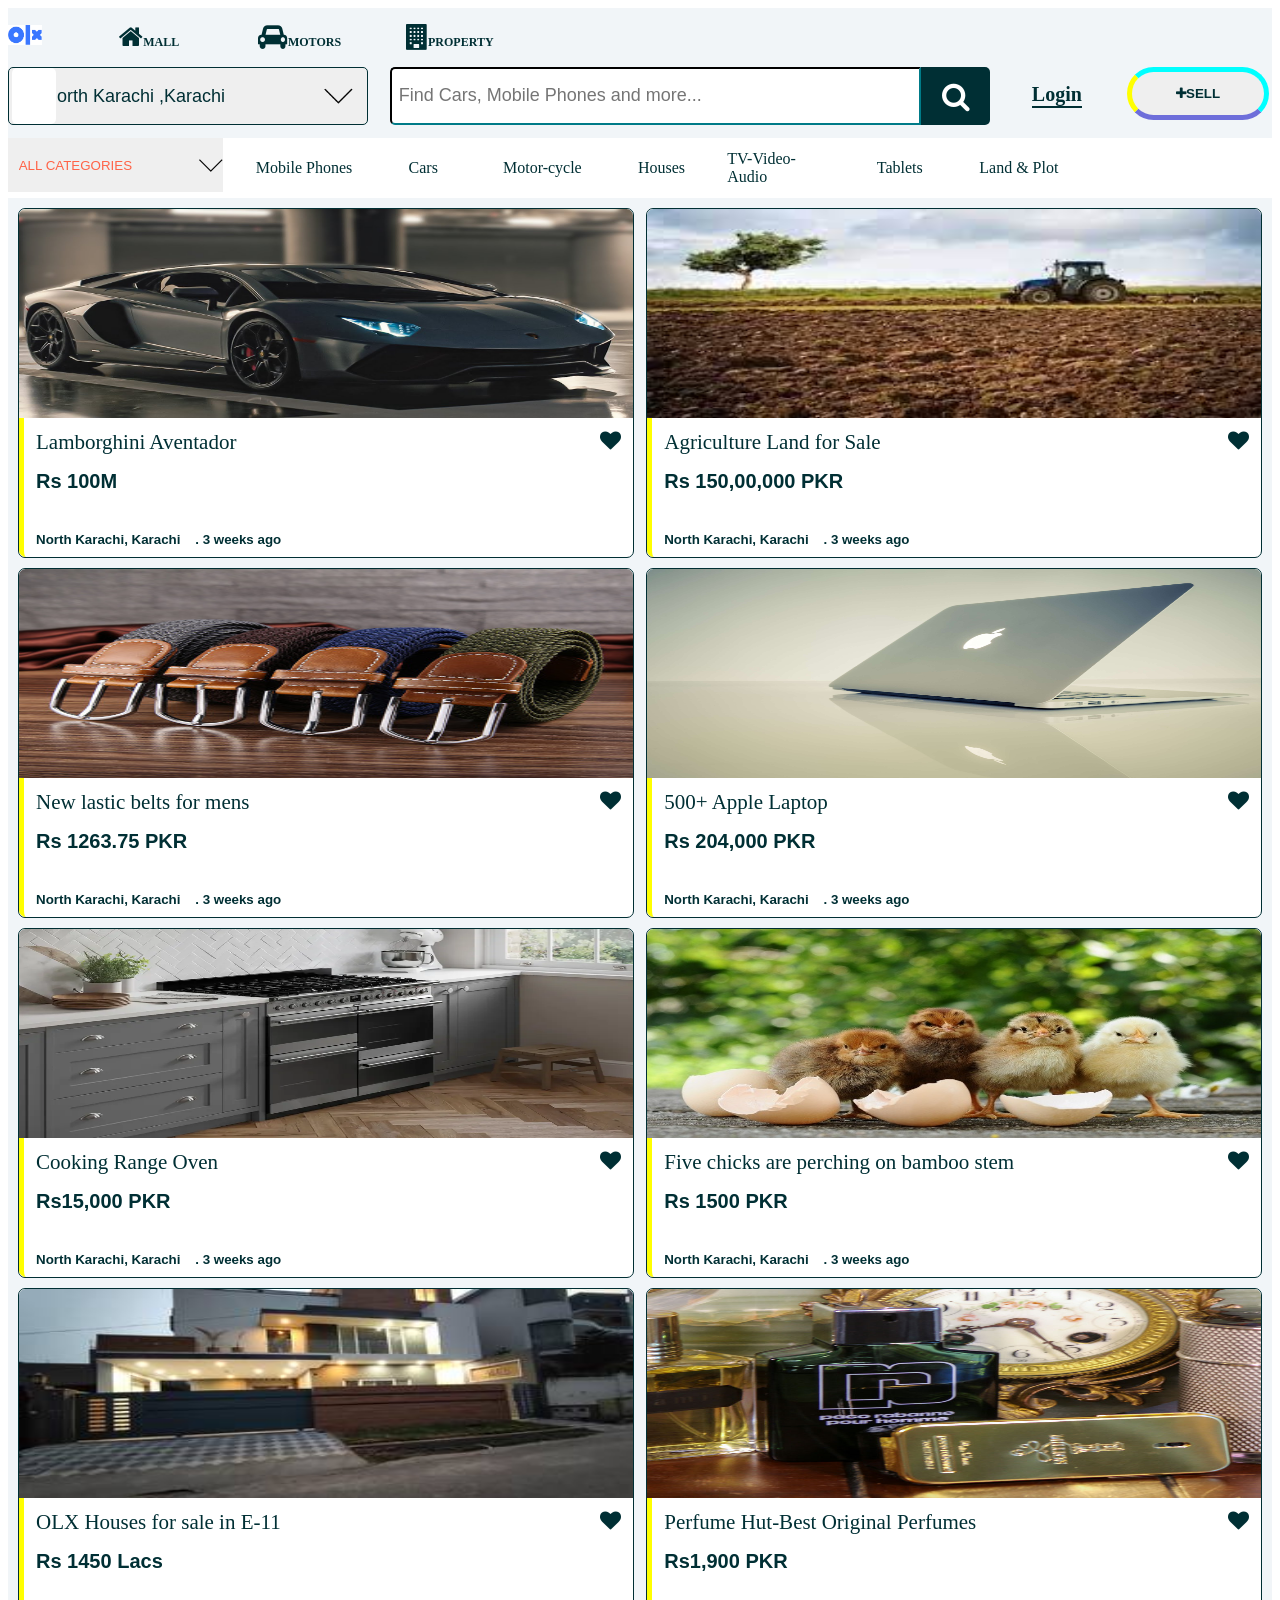
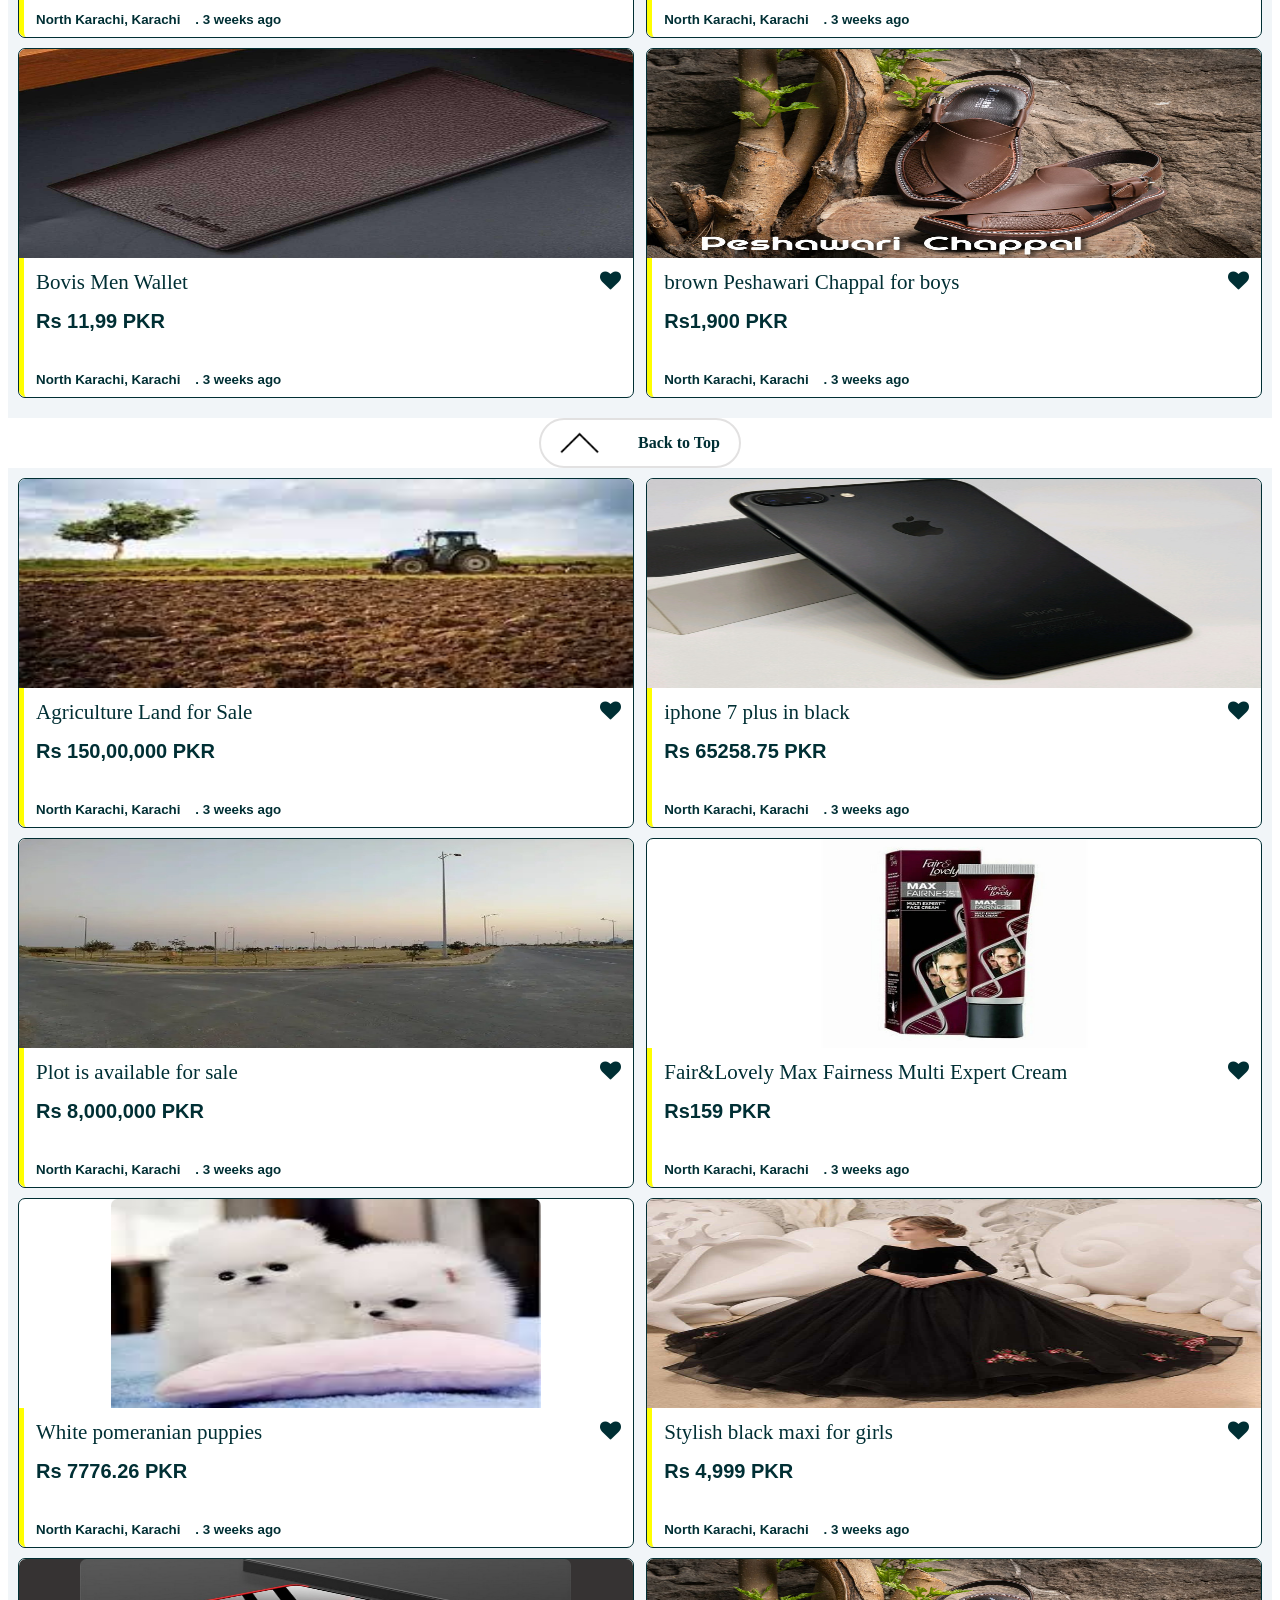
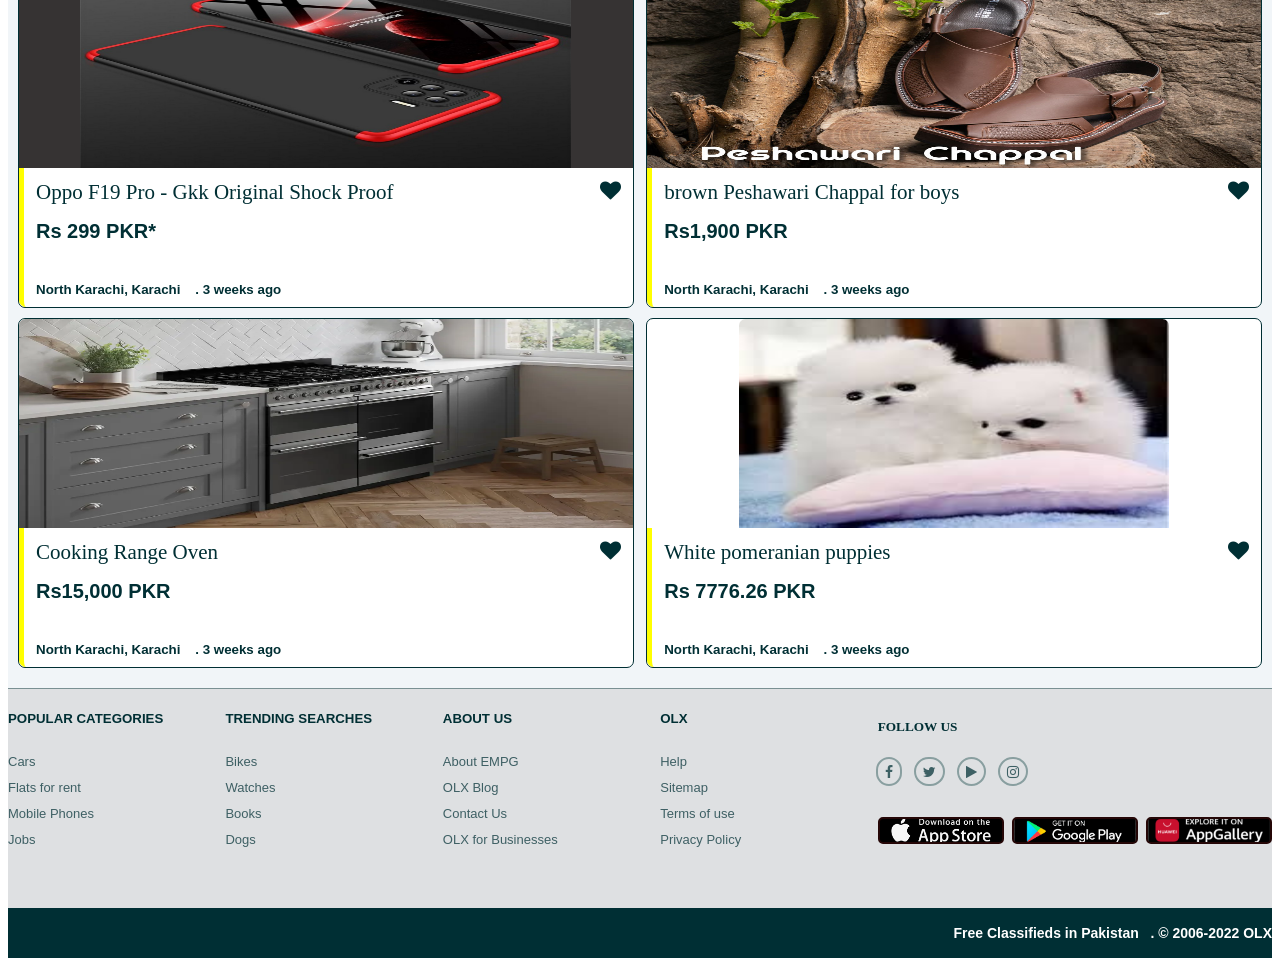
<file: index.html>
<!DOCTYPE html>
<html lang="en">

<head>
    <meta charset="UTF-8">
    <meta http-equiv="X-UA-Compatible" content="IE=edge">
    <meta name="viewport" content="width=device-width, initial-scale=1.0">
    <title>Ruhama</title>
    <link rel="stylesheet" href="style.css">
    <link href="https://fonts.googleapis.com/icon?family=Material+Icons" rel="stylesheet">
    <link rel="stylesheet" href="https://cdnjs.cloudflare.com/ajax/libs/font-awesome/4.7.0/css/font-awesome.min.css">



<body>
    <div class="main-div">
        <!-- header-nav-bar -->
        <div class="header-parent-div">
            <!-- header-first-row--------olx-logo and 3 icons -->

            <div class="header-child1">
                <div class="olx-logo"><a href="#"><img src="assets/images/OLX-3.png" alt="olx-logo" style="width: 34px;"></a></div>
                <div class="icon-1"><a href="#"><i class="fa fa-home" id="i"></i>MALL</a></div>
                <div class="icon-2"><a href="#"><i class="fa fa-car" id="i2"></i>MOTORS</a></div>
                <div class="icon-3"><a href="#"><i class="fa fa-building" id="i3"></i>PROPERTY</a></div>
            </div>


            <!-- header-second-row--------searchLocationField, searchCategoryField, login and sell buttons -->


            <div class="header-child-2">
                <div class="search-location-main-div">
                    <div class="search-location-back-icon"></div>
                    <select class="selectt" name="_location">
                        <option value="North Karachi ,Karachi"> North Karachi ,Karachi </option>
                        <option value="New Karachi,Karachi">New Karachi,Karachi</option>
                        <option value="Azad Kashmir ,Pakistan">Azad Kashmir ,Pakistan</option>
                        <option value="Balochistan , Karachi">Balochistan , Karachi</option>
                        <option value="Khyber pakhtunkha , Pakistan">Khyber pakhtunkha , Pakistan</option>
                        <option value="Punjab Pakistan">Punjab Pakistan</option>
                    </select>
                </div>
                <div class="search-category-div">
                    <div class="search-category-input"> <input id="category-input" type="search"
                            placeholder="Find Cars, Mobile Phones and more... ">
                    </div>
                    <div class="search-icon-1"> <i class="fa fa-search"></i></div>
                </div>
                <div class="login"><a href="#">Login</a></div>
                <div class="sell-btn"> <button class="sellbutton"><i class="fa fa-plus" aria-hidden="true">
                        </i>SELL</button>
                </div>
            </div>
        </div>

        <!-- All Categories-section -->
        <div class="all-category-parent-div">
            <div class="all-category-drop-down">
                <select class="select-category" name="all-categories">
                    <option value="All Categouries"> ALL CATEGORIES </option>
                    <option value="Vihicles">Vihicles</option>
                    <option value="Mobile">Mobile</option>
                    <option value="Electronic & Home Appliance">Electronic & Home Appliance</option>
                    <option value="Bikes">Bikes</option>
                    <option value="Services">Services</option>
                    <option value="Furniture & Home Decor">Furniture & Home Decor</option>
                    <option value="Fashion & Beauty">Fashion & Beauty</option>
                    <option value="Jobs">Jobs</option>
                    <option value="Property for Rent">Property for Rent</option>
                    <option value="Business Industrial & Agriculture">Business Industrial & Agriculture</option>

                </select>
            </div>


            <div class="category-hr-list">
                <div class="category-hr-list-items"><a href="#"> Mobile Phones</a></div>
                <div class="category-hr-list-items"><a href="#">Cars</a></div>
                <div class="category-hr-list-items"><a href="#">Motor-cycle</a></div>
                <div class="category-hr-list-items"><a href="#">Houses</a></div>
                <div class="category-hr-list-items"><a href="#">TV-Video-Audio</a></div>
                <div class="category-hr-list-items"><a href="#">Tablets</a></div>
                <div class="category-hr-list-items"><a href="#"> Land & Plot</a></div>


            </div>
        </div>


        <!-- Product-section-----div -->

        <div class="div">
            <!-- Product-section-A----div -->

            <div class="product-parent">

                <div class="products">
                    <div class="pro-img"><img style="border-radius:  6.5px 6.5px 0 0;"
                            src="assets/images/lamborghni-car.jpg" alt="craziest car" width="100%"></div>
                    <div class="pro-name">Lamborghini Aventador<i style="float: right; " class="fa fa-heart"></i></div>
                    <div class="pro-price">Rs 100M</div>
                    <div class="pro-location">North Karachi, Karachi &nbsp; &nbsp;. 3 weeks ago </div>
                </div>

                <div class="products">
                    <div class="pro-img"><img style="border-radius:  6.5px 6.5px 0 0;" src="assets/images/land.jpg"
                            alt="Agriculture Land for Sale" width="100%"></div>
                    <div class="pro-name">Agriculture Land for Sale<i style="float: right; " class="fa fa-heart"></i>
                    </div>
                    <div class="pro-price">Rs 150,00,000 PKR</div>
                    <div class="pro-location">North Karachi, Karachi &nbsp; &nbsp;. 3 weeks ago </div>
                </div>

                <div class="products">
                    <div class="pro-img"><img style="border-radius:  6.5px 6.5px 0 0;" src="assets/images/g6.jpg"
                            alt="New lastic belts for mens" width="100%"></div>
                    <div class="pro-name">New lastic belts for mens<i style="float: right; " class="fa fa-heart"></i>
                    </div>
                    <div class="pro-price">Rs 1263.75 PKR</div>
                    <div class="pro-location">North Karachi, Karachi &nbsp; &nbsp;. 3 weeks ago </div>
                </div>
                <div class="products">
                    <div class="pro-img"><img style="border-radius:  6.5px 6.5px 0 0;" src="assets/images/laptop.jpg"
                            alt="500+ Apple Laptop" width="100%"></div>
                    <div class="pro-name">500+ Apple Laptop<i style="float: right; " class="fa fa-heart"></i></div>
                    <div class="pro-price">Rs 204,000 PKR</div>
                    <div class="pro-location">North Karachi, Karachi &nbsp; &nbsp;. 3 weeks ago </div>
                </div>
                <div class="products">
                    <div class="pro-img"><img style="border-radius:  6.5px 6.5px 0 0;" src="assets/images/oven.webp"
                            alt="Cooking Range Oven" width="100%"></div>
                    <div class="pro-name">Cooking Range Oven<i style="float: right; " class="fa fa-heart"></i></div>
                    <div class="pro-price">Rs15,000 PKR</div>
                    <div class="pro-location">North Karachi, Karachi &nbsp; &nbsp;. 3 weeks ago </div>
                </div>
                <div class="products">
                    <div class="pro-img"><img style="border-radius:  6.5px 6.5px 0 0;" src="assets/images/chick.jpg"
                            alt="Five chicks are perching on bamboo stem" width="100%"></div>
                    <div class="pro-name">Five chicks are perching on bamboo stem<i style="float: right; "
                            class="fa fa-heart"></i></div>
                    <div class="pro-price"> Rs 1500 PKR</div>
                    <div class="pro-location">North Karachi, Karachi &nbsp; &nbsp;. 3 weeks ago </div>
                </div>
                <div class="products">
                    <div class="pro-img"><img style="border-radius:  6.5px 6.5px 0 0;"
                            src="assets//images/house-sell.jpeg" alt=" Houses for sale in E-11" width="100%"></div>
                    <div class="pro-name"> OLX Houses for sale in E-11<i style="float: right; " class="fa fa-heart"></i>
                    </div>
                    <div class="pro-price">Rs 1450 Lacs</div>
                    <div class="pro-location">North Karachi, Karachi &nbsp; &nbsp;. 3 weeks ago </div>
                </div>
                <div class="products">
                    <div class="pro-img"><img style="border-radius:  6.5px 6.5px 0 0;" src="assets//images/g3.jpg"
                            alt=" Perfume Hut - Best Original Perfumes and Fragrances" width="100%"></div>
                    <div class="pro-name"> Perfume Hut-Best Original Perfumes<i style="float: right; "
                            class="fa fa-heart"></i></div>
                    <div class="pro-price">Rs1,900 PKR</div>
                    <div class="pro-location">North Karachi, Karachi &nbsp; &nbsp;. 3 weeks ago </div>
                </div>
                <div class="products">
                    <div class="pro-img"><img style="border-radius:  6.5px 6.5px 0 0;" src="assets/images/g2.jpg"
                            alt="Bovis Men Walletr" width="100%"></div>
                    <div class="pro-name">Bovis Men Wallet<i style="float: right; " class="fa fa-heart"></i></div>
                    <div class="pro-price">Rs 11,99 PKR</div>
                    <div class="pro-location">North Karachi, Karachi &nbsp; &nbsp;. 3 weeks ago </div>
                </div>
                <div class="products">

                    <div class="pro-img"><img style="border-radius:  6.5px 6.5px 0 0;" src="assets/images/g10.jpg"
                            alt="brown Peshawari Chappal for boys" width="100%"></div>
                    <div class="pro-name">brown Peshawari Chappal for boys<i style="float: right; "
                            class="fa fa-heart"></i></div>
                    <div class="pro-price">Rs1,900 PKR</div>
                    <div class="pro-location">North Karachi, Karachi &nbsp; &nbsp;. 3 weeks ago </div>
                </div>
            </div>
            <!-- backbutton -->
            <div class="back-button-parent">
                <a id="a" href="#">
                    <div id="back-arrow"></div>
                    Back to Top
                </a>
            </div>
            <!-- Product-section-B----div -->

            <div class="product-parent">
                <div class="products">
                    <div class="pro-img"><img style="border-radius:  6.5px 6.5px 0 0;" src="assets/images/land.jpg"
                            alt="Agriculture Land for Sale" width="100%"></div>
                    <div class="pro-name">Agriculture Land for Sale<i style="float: right; " class="fa fa-heart"></i>
                    </div>
                    <div class="pro-price">Rs 150,00,000 PKR</div>
                    <div class="pro-location">North Karachi, Karachi &nbsp; &nbsp;. 3 weeks ago </div>
                </div>
                <div class="products">
                    <div class="pro-img"><img style="border-radius:  6.5px 6.5px 0 0;" src="assets/images/iPhone.jpg"
                            alt="iphone 7 plus in black" width="100%"></div>
                    <div class="pro-name">iphone 7 plus in black<i style="float: right; " class="fa fa-heart"></i></div>
                    <div class="pro-price">Rs 65258.75 PKR</div>
                    <div class="pro-location">North Karachi, Karachi &nbsp; &nbsp;. 3 weeks ago </div>
                </div>
                <div class="products">
                    <div class="pro-img"><img style="border-radius:  6.5px 6.5px 0 0;" src="assets/images/plot.jpg"
                            alt="Plot is available for sale" width="100%"></div>
                    <div class="pro-name">Plot is available for sale<i style="float: right; " class="fa fa-heart"></i>
                    </div>
                    <div class="pro-price">Rs 8,000,000 PKR</div>
                    <div class="pro-location">North Karachi, Karachi &nbsp; &nbsp;. 3 weeks ago </div>
                </div>
                <div class="products">
                    <div class="pro-img"><img style="border-radius:  6.5px 6.5px 0 0;"
                            src="assets/images/fairAndLovely.jpg" alt="craziest car" width="50%"></div>
                    <div class="pro-name">Fair&Lovely Max Fairness Multi Expert Cream<i style="float: right; "
                            class="fa fa-heart"></i></div>
                    <div class="pro-price"> Rs159 PKR</div>
                    <div class="pro-location">North Karachi, Karachi &nbsp; &nbsp;. 3 weeks ago </div>
                </div>
                <div class="products">
                    <div class="pro-img"><img style="border-radius:  6.5px 6.5px 0 0;" src="assets/images/dog.jpg"
                            alt="White pomeranian puppies" width="70%"></div>
                    <div class="pro-name">White pomeranian puppies<i style="float: right; " class="fa fa-heart"></i>
                    </div>
                    <div class="pro-price">Rs 7776.26 PKR</div>
                    <div class="pro-location">North Karachi, Karachi &nbsp; &nbsp;. 3 weeks ago </div>
                </div>
                <div class="products">
                    <div class="pro-img"><img style="border-radius:  6.5px 6.5px 0 0;" src="assets/images/l8.jpg"
                            alt="Stylish black maxi for girls" width="100%"></div>
                    <div class="pro-name">Stylish black maxi for girls<i style="float: right; " class="fa fa-heart"></i>
                    </div>
                    <div class="pro-price">Rs 4,999 PKR</div>
                    <div class="pro-location">North Karachi, Karachi &nbsp; &nbsp;. 3 weeks ago </div>
                </div>
                <div class="products">
                    <div style="background-color: rgb(54, 51, 51);" class="pro-img"><img
                            style="border-radius:  6.5px 6.5px 0 0;" src="assets/images/oppo.jpg"
                            alt=" Oppo F19 Pro - Gkk Original Shock Proof" width="80%"></div>
                    <div class="pro-name">
                        Oppo F19 Pro - Gkk Original Shock Proof<i style="float: right; " class="fa fa-heart"></i></div>
                    <div class="pro-price"> Rs 299 PKR*</div>
                    <div class="pro-location">North Karachi, Karachi &nbsp; &nbsp;. 3 weeks ago </div>
                </div>

                <div class="products">
                    <div class="pro-img"><img style="border-radius:  6.5px 6.5px 0 0;" src="assets/images/g10.jpg"
                            alt="brown Peshawari Chappal for boys" width="100%"></div>
                    <div class="pro-name">brown Peshawari Chappal for boys<i style="float: right; "
                            class="fa fa-heart"></i></div>
                    <div class="pro-price">Rs1,900 PKR</div>
                    <div class="pro-location">North Karachi, Karachi &nbsp; &nbsp;. 3 weeks ago </div>
                </div>
                <div class="products">
                    <div class="pro-img"><img style="border-radius:  6.5px 6.5px 0 0;" src="assets/images/oven.webp"
                            alt="Cooking Range Oven" width="100%"></div>
                    <div class="pro-name">Cooking Range Oven<i style="float: right; " class="fa fa-heart"></i></div>
                    <div class="pro-price">Rs15,000 PKR</div>
                    <div class="pro-location">North Karachi, Karachi &nbsp; &nbsp;. 3 weeks ago </div>
                </div>
                <div class="products">
                    <div class="pro-img"><img style="border-radius:  6.5px 6.5px 0 0;" src="assets/images/dog.jpg"
                            alt="White pomeranian puppies" width="70%"></div>
                    <div class="pro-name">White pomeranian puppies<i style="float: right; " class="fa fa-heart"></i>
                    </div>
                    <div class="pro-price">Rs 7776.26 PKR</div>
                    <div class="pro-location">North Karachi, Karachi &nbsp; &nbsp;. 3 weeks ago </div>
                </div>
            </div>
        </div>


        <!-- Bottom-Navigation-Bar -->
        <div class="bottom-parent">


            <div class="bottom-child">
                <h5>POPULAR CATEGORIES</h5>
                <p class="bottom-nav-li" style="line-height: 25px;">
                    <a href="#">Cars</a> <br>
                    <a href="#">Flats for rent</a> <br>
                    <a href="#"> Mobile Phones</a> <br>
                    <a href="#">Jobs</a>
                </p>

            </div>
            <div class="bottom-child">
                <h5>TRENDING SEARCHES</h5>
                <p class="bottom-nav-li" style="line-height: 25px;">
                    <a href="#">Bikes</a> <br>
                    <a href="#">Watches</a> <br>
                    <a href="#"> Books</a> <br>
                    <a href="#">Dogs</a>
                </p>

            </div>
            <div class="bottom-child">
                <h5>ABOUT US</h5>
                <p class="bottom-nav-li" style="line-height: 25px;">
                    <a href="#">About EMPG</a> <br>
                    <a href="#">OLX Blog</a> <br>
                    <a href="#"> Contact Us</a> <br>
                    <a href="#">OLX for Businesses</a>
                </p>

            </div>
            <div class="bottom-child">
                <h5>OLX </h5>
                <p class="bottom-nav-li" style="line-height: 25px;">
                    <a href="#">Help</a> <br>
                    <a href="#">Sitemap</a> <br>
                    <a href="#"> Terms of use</a> <br>
                    <a href="#">Privacy Policy</a>
                </p>

            </div>
            <div class="bottom-child-l">
                <div>
                    <h5>FOLLOW US </h5>
                    <p class="bottom-nav-li" style="line-height: 25px;">
                        <a style="margin-left: -10px;" href="#"><i class="fa fa-facebook"></i></a>
                        <a href="#"><i class="fa fa-twitter"></i></a>
                        <a href="#"> <i class="fa fa-play"></i></a>
                        <a href="#"><i class="fa fa-instagram"></i></a>
                        <br>
                    </p>
                </div>

                <div class="app-div">
                    <div class="app1"></div>
                    <div class="app2"></div>
                    <div class="app3"></div>

                </div>
            </div>
        </div>

<!-- Last................div -->
<div class="last-div">
    <span>Free Classifieds in Pakistan&nbsp;&nbsp; . © 2006-2022 OLX</span>  

</div>
    </div>


    <!-- </div>
    </div> -->
</body>

</html>
</file>
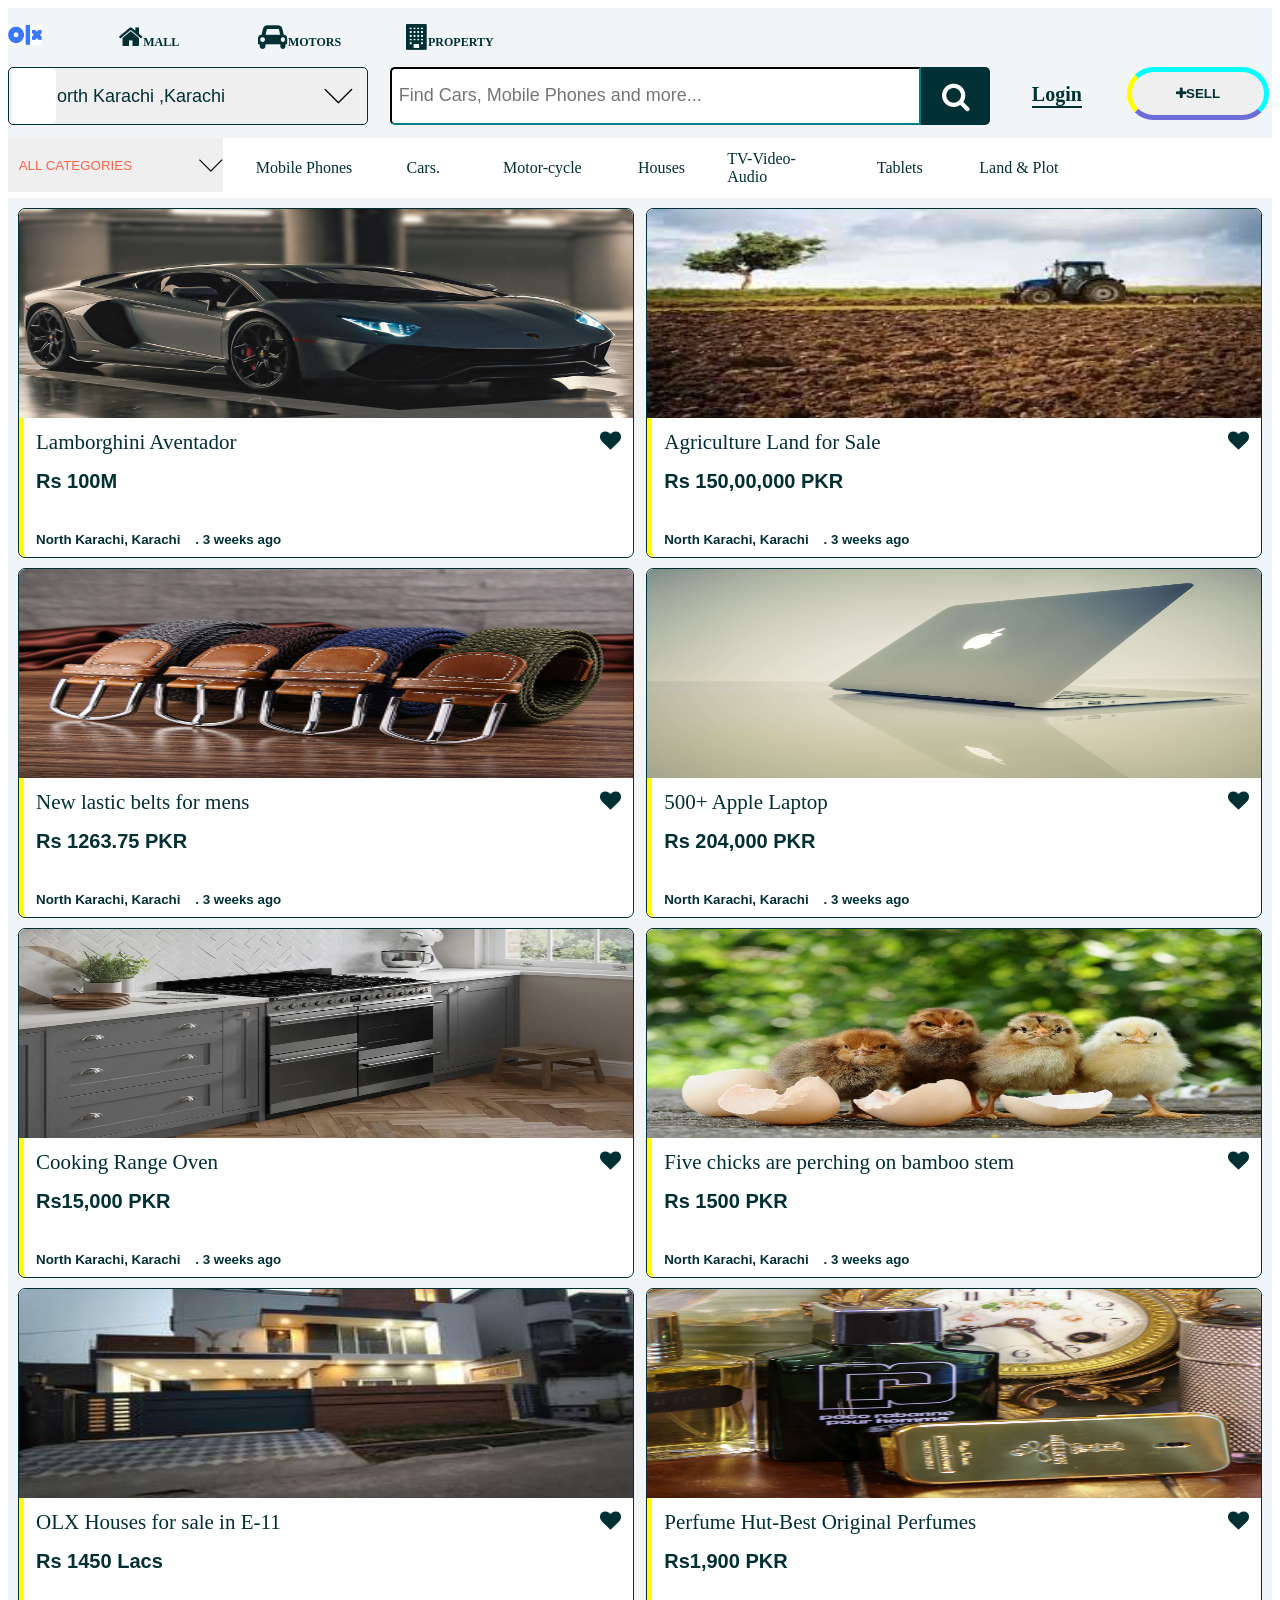
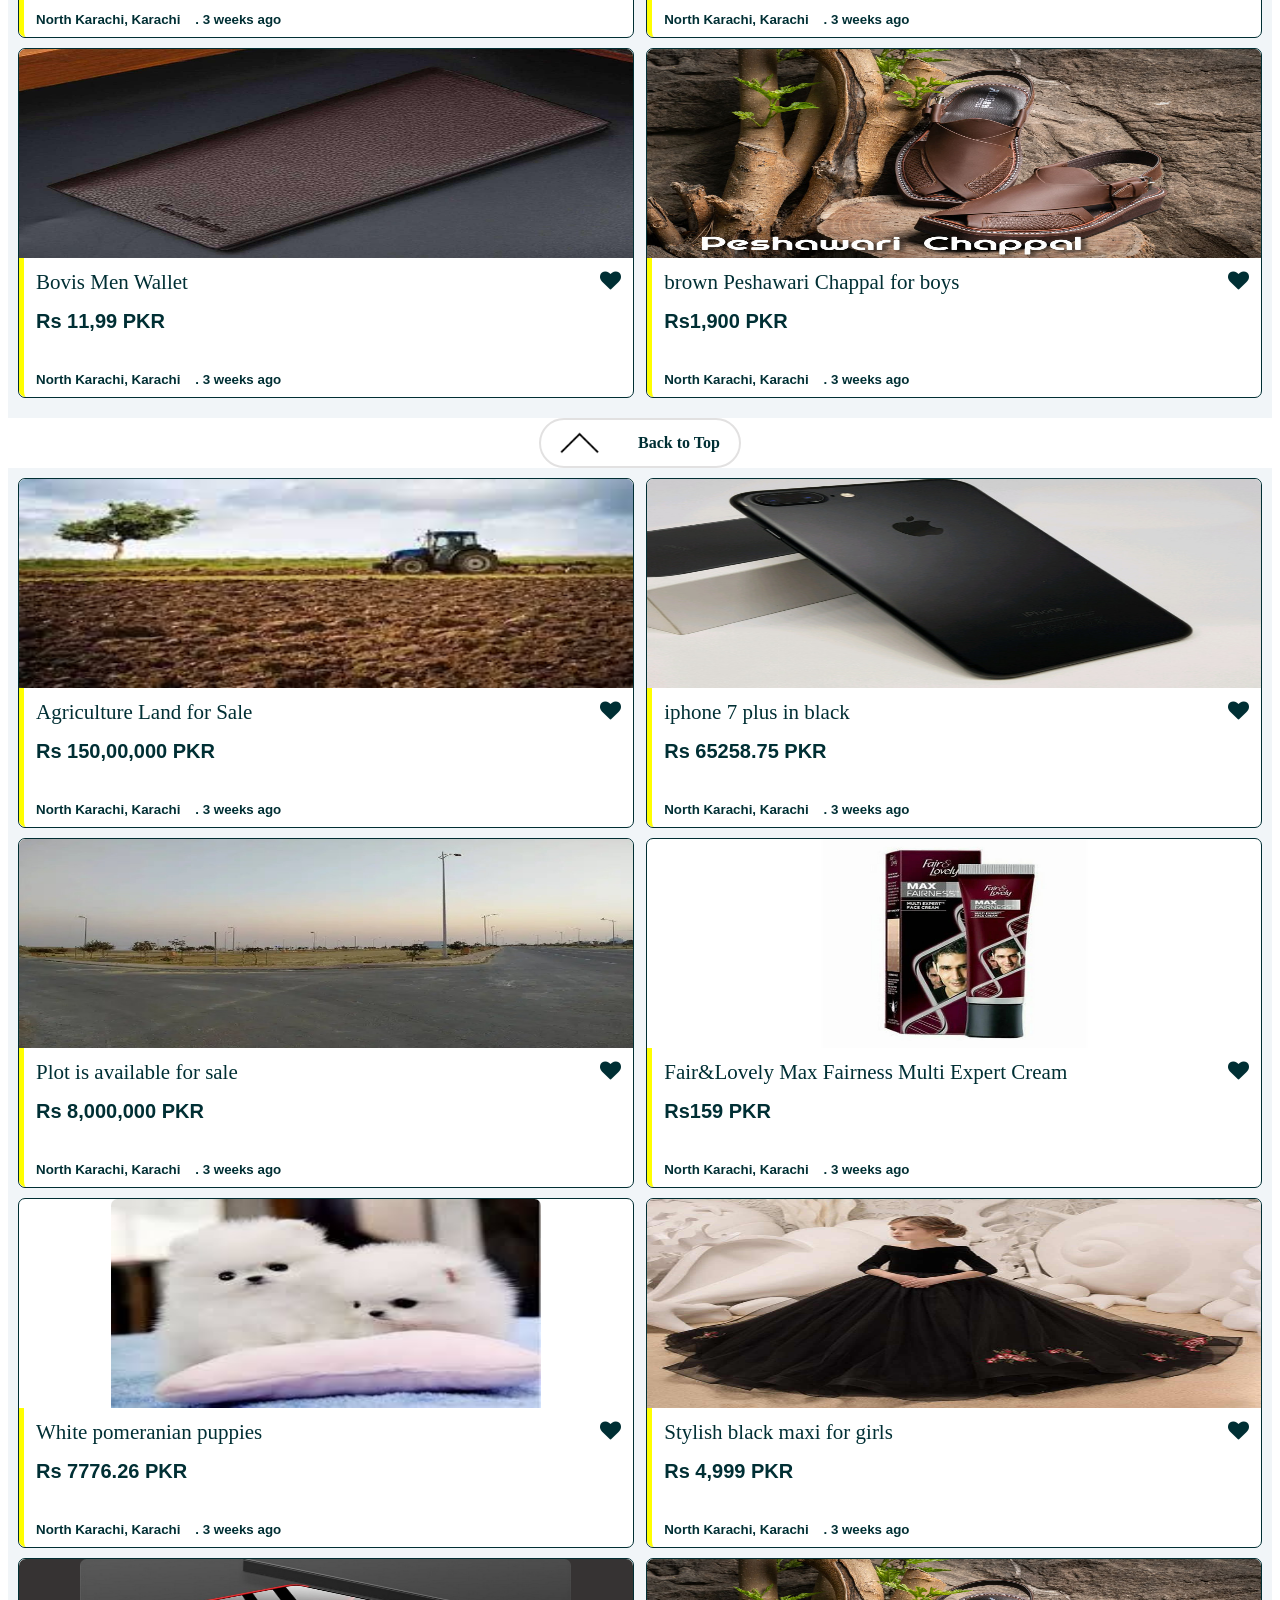
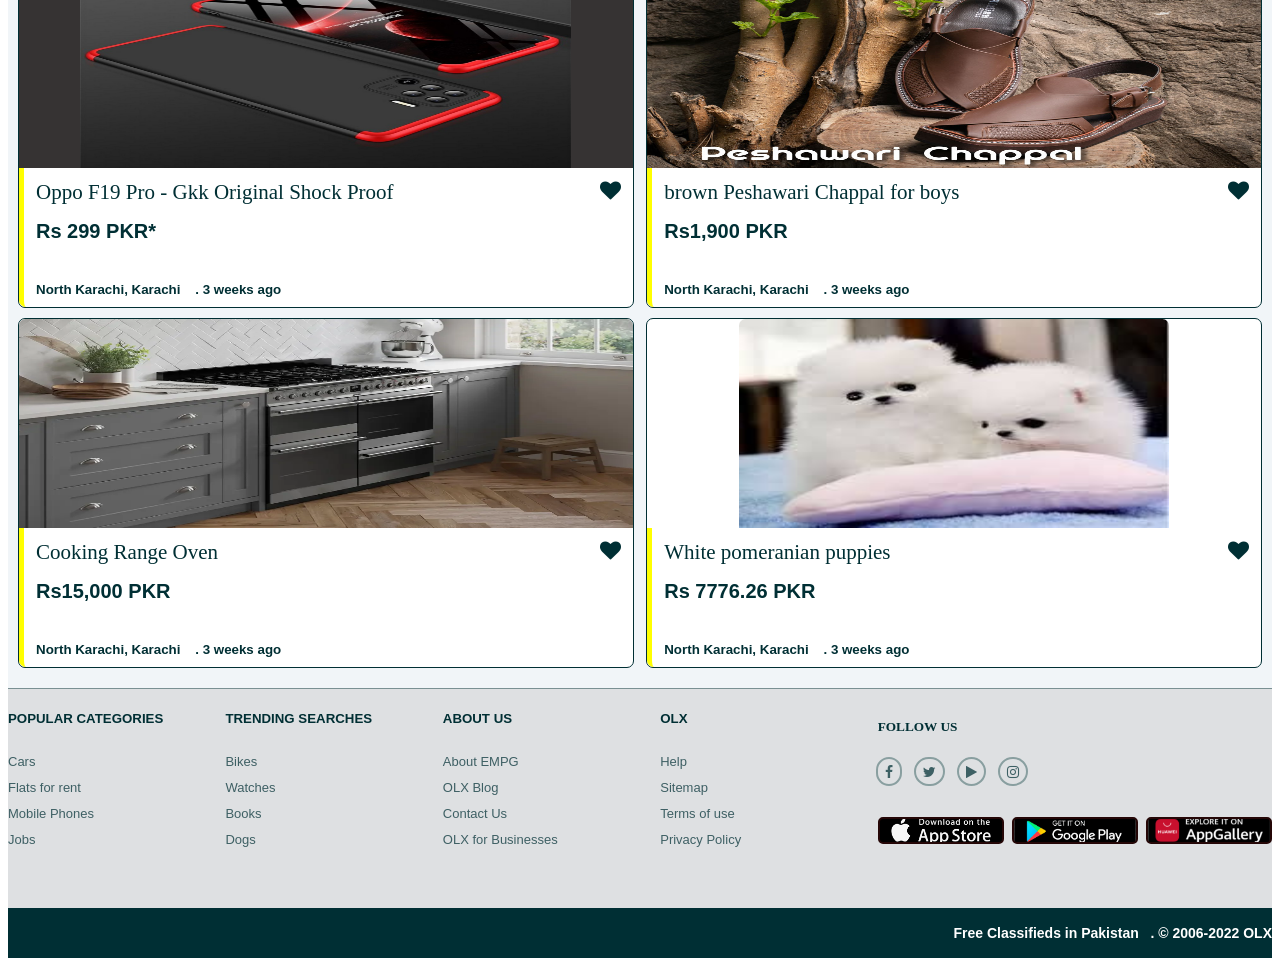
<file: public/index.html>
<!DOCTYPE html>
<html lang="en">

<head>
    <meta charset="UTF-8">
    <meta http-equiv="X-UA-Compatible" content="IE=edge">
    <meta name="viewport" content="width=device-width, initial-scale=1.0">
    <title>Ruhama</title>
    <link rel="stylesheet" href="style.css">
    <link href="https://fonts.googleapis.com/icon?family=Material+Icons" rel="stylesheet">
    <link rel="stylesheet" href="https://cdnjs.cloudflare.com/ajax/libs/font-awesome/4.7.0/css/font-awesome.min.css">



<body>
    <div class="main-div">
        <!-- header-nav-bar -->
        <div class="header-parent-div">
            <!-- header-first-row--------olx-logo and 3 icons -->

            <div class="header-child1">
                <div class="olx-logo"><a href="#"><img src="assets/images/OLX-3.png" alt="olx-logo" style="width: 34px;"></a></div>
                <div class="icon-1"><a href="#"><i class="fa fa-home" id="i"></i>MALL</a></div>
                <div class="icon-2"><a href="#"><i class="fa fa-car" id="i2"></i>MOTORS</a></div>
                <div class="icon-3"><a href="#"><i class="fa fa-building" id="i3"></i>PROPERTY</a></div>
            </div>


            <!-- header-second-row--------searchLocationField, searchCategoryField, login and sell buttons -->


            <div class="header-child-2">
                <div class="search-location-main-div">
                    <div class="search-location-back-icon"></div>
                    <select class="selectt" name="_location">
                        <option value="North Karachi ,Karachi"> North Karachi ,Karachi </option>
                        <option value="New Karachi,Karachi">New Karachi,Karachi</option>
                        <option value="Azad Kashmir ,Pakistan">Azad Kashmir ,Pakistan</option>
                        <option value="Balochistan , Karachi">Balochistan , Karachi</option>
                        <option value="Khyber pakhtunkha , Pakistan">Khyber pakhtunkha , Pakistan</option>
                        <option value="Punjab Pakistan">Punjab Pakistan</option>
                    </select>
                </div>
                <div class="search-category-div">
                    <div class="search-category-input"> <input id="category-input" type="search"
                            placeholder="Find Cars, Mobile Phones and more... ">
                    </div>
                    <div class="search-icon-1"> <i class="fa fa-search"></i></div>
                </div>
                <div class="login"><a href="#">Login</a></div>
                <div class="sell-btn"> <button class="sellbutton"><i class="fa fa-plus" aria-hidden="true">
                        </i>SELL</button>
                </div>
            </div>
        </div>

        <!-- All Categories-section -->
        <div class="all-category-parent-div">
            <div class="all-category-drop-down">
                <select class="select-category" name="all-categories">
                    <option value="All Categouries"> ALL CATEGORIES </option>
                    <option value="Vihicles">Vihicles</option>
                    <option value="Mobile">Mobile</option>
                    <option value="Electronic & Home Appliance">Electronic & Home Appliance</option>
                    <option value="Bikes">Bikes.</option>
                    <option value="Services">Services</option>
                    <option value="Furniture & Home Decor">Furniture & Home Decor</option>
                    <option value="Fashion & Beauty">Fashion & Beauty</option>
                    <option value="Jobs">Jobs</option>
                    <option value="Property for Rent">Property for Rent</option>
                    <option value="Business Industrial & Agriculture">Business Industrial & Agriculture</option>

                </select>
            </div>


            <div class="category-hr-list">
                <div class="category-hr-list-items"><a href="#"> Mobile Phones</a></div>
                <div class="category-hr-list-items"><a href="#">Cars.</a></div>
                <div class="category-hr-list-items"><a href="#">Motor-cycle</a></div>
                <div class="category-hr-list-items"><a href="#">Houses</a></div>
                <div class="category-hr-list-items"><a href="#">TV-Video-Audio</a></div>
                <div class="category-hr-list-items"><a href="#">Tablets</a></div>
                <div class="category-hr-list-items"><a href="#"> Land & Plot</a></div>


            </div>
        </div>


        <!-- Product-section-----div -->

        <div class="div">
            <!-- Product-section-A----div -->

            <div class="product-parent">

                <div class="products">
                    <div class="pro-img"><img style="border-radius:  6.5px 6.5px 0 0;"
                            src="assets/images/lamborghni-car.jpg" alt="craziest car" width="100%"></div>
                    <div class="pro-name">Lamborghini Aventador<i style="float: right; " class="fa fa-heart"></i></div>
                    <div class="pro-price">Rs 100M</div>
                    <div class="pro-location">North Karachi, Karachi &nbsp; &nbsp;. 3 weeks ago </div>
                </div>

                <div class="products">
                    <div class="pro-img"><img style="border-radius:  6.5px 6.5px 0 0;" src="assets/images/land.jpg"
                            alt="Agriculture Land for Sale" width="100%"></div>
                    <div class="pro-name">Agriculture Land for Sale<i style="float: right; " class="fa fa-heart"></i>
                    </div>
                    <div class="pro-price">Rs 150,00,000 PKR</div>
                    <div class="pro-location">North Karachi, Karachi &nbsp; &nbsp;. 3 weeks ago </div>
                </div>

                <div class="products">
                    <div class="pro-img"><img style="border-radius:  6.5px 6.5px 0 0;" src="assets/images/g6.jpg"
                            alt="New lastic belts for mens" width="100%"></div>
                    <div class="pro-name">New lastic belts for mens<i style="float: right; " class="fa fa-heart"></i>
                    </div>
                    <div class="pro-price">Rs 1263.75 PKR</div>
                    <div class="pro-location">North Karachi, Karachi &nbsp; &nbsp;. 3 weeks ago </div>
                </div>
                <div class="products">
                    <div class="pro-img"><img style="border-radius:  6.5px 6.5px 0 0;" src="assets/images/laptop.jpg"
                            alt="500+ Apple Laptop" width="100%"></div>
                    <div class="pro-name">500+ Apple Laptop<i style="float: right; " class="fa fa-heart"></i></div>
                    <div class="pro-price">Rs 204,000 PKR</div>
                    <div class="pro-location">North Karachi, Karachi &nbsp; &nbsp;. 3 weeks ago </div>
                </div>
                <div class="products">
                    <div class="pro-img"><img style="border-radius:  6.5px 6.5px 0 0;" src="assets/images/oven.webp"
                            alt="Cooking Range Oven" width="100%"></div>
                    <div class="pro-name">Cooking Range Oven<i style="float: right; " class="fa fa-heart"></i></div>
                    <div class="pro-price">Rs15,000 PKR</div>
                    <div class="pro-location">North Karachi, Karachi &nbsp; &nbsp;. 3 weeks ago </div>
                </div>
                <div class="products">
                    <div class="pro-img"><img style="border-radius:  6.5px 6.5px 0 0;" src="assets/images/chick.jpg"
                            alt="Five chicks are perching on bamboo stem" width="100%"></div>
                    <div class="pro-name">Five chicks are perching on bamboo stem<i style="float: right; "
                            class="fa fa-heart"></i></div>
                    <div class="pro-price"> Rs 1500 PKR</div>
                    <div class="pro-location">North Karachi, Karachi &nbsp; &nbsp;. 3 weeks ago </div>
                </div>
                <div class="products">
                    <div class="pro-img"><img style="border-radius:  6.5px 6.5px 0 0;"
                            src="assets//images/house-sell.jpeg" alt=" Houses for sale in E-11" width="100%"></div>
                    <div class="pro-name"> OLX Houses for sale in E-11<i style="float: right; " class="fa fa-heart"></i>
                    </div>
                    <div class="pro-price">Rs 1450 Lacs</div>
                    <div class="pro-location">North Karachi, Karachi &nbsp; &nbsp;. 3 weeks ago </div>
                </div>
                <div class="products">
                    <div class="pro-img"><img style="border-radius:  6.5px 6.5px 0 0;" src="assets//images/g3.jpg"
                            alt=" Perfume Hut - Best Original Perfumes and Fragrances" width="100%"></div>
                    <div class="pro-name"> Perfume Hut-Best Original Perfumes<i style="float: right; "
                            class="fa fa-heart"></i></div>
                    <div class="pro-price">Rs1,900 PKR</div>
                    <div class="pro-location">North Karachi, Karachi &nbsp; &nbsp;. 3 weeks ago </div>
                </div>
                <div class="products">
                    <div class="pro-img"><img style="border-radius:  6.5px 6.5px 0 0;" src="assets/images/g2.jpg"
                            alt="Bovis Men Walletr" width="100%"></div>
                    <div class="pro-name">Bovis Men Wallet<i style="float: right; " class="fa fa-heart"></i></div>
                    <div class="pro-price">Rs 11,99 PKR</div>
                    <div class="pro-location">North Karachi, Karachi &nbsp; &nbsp;. 3 weeks ago </div>
                </div>
                <div class="products">

                    <div class="pro-img"><img style="border-radius:  6.5px 6.5px 0 0;" src="assets/images/g10.jpg"
                            alt="brown Peshawari Chappal for boys" width="100%"></div>
                    <div class="pro-name">brown Peshawari Chappal for boys<i style="float: right; "
                            class="fa fa-heart"></i></div>
                    <div class="pro-price">Rs1,900 PKR</div>
                    <div class="pro-location">North Karachi, Karachi &nbsp; &nbsp;. 3 weeks ago </div>
                </div>
            </div>
            <!-- backbutton -->
            <div class="back-button-parent">
                <a id="a" href="#">
                    <div id="back-arrow"></div>
                    Back to Top
                </a>
            </div>
            <!-- Product-section-B----div -->

            <div class="product-parent">
                <div class="products">
                    <div class="pro-img"><img style="border-radius:  6.5px 6.5px 0 0;" src="assets/images/land.jpg"
                            alt="Agriculture Land for Sale" width="100%"></div>
                    <div class="pro-name">Agriculture Land for Sale<i style="float: right; " class="fa fa-heart"></i>
                    </div>
                    <div class="pro-price">Rs 150,00,000 PKR</div>
                    <div class="pro-location">North Karachi, Karachi &nbsp; &nbsp;. 3 weeks ago </div>
                </div>
                <div class="products">
                    <div class="pro-img"><img style="border-radius:  6.5px 6.5px 0 0;" src="assets/images/iPhone.jpg"
                            alt="iphone 7 plus in black" width="100%"></div>
                    <div class="pro-name">iphone 7 plus in black<i style="float: right; " class="fa fa-heart"></i></div>
                    <div class="pro-price">Rs 65258.75 PKR</div>
                    <div class="pro-location">North Karachi, Karachi &nbsp; &nbsp;. 3 weeks ago </div>
                </div>
                <div class="products">
                    <div class="pro-img"><img style="border-radius:  6.5px 6.5px 0 0;" src="assets/images/plot.jpg"
                            alt="Plot is available for sale" width="100%"></div>
                    <div class="pro-name">Plot is available for sale<i style="float: right; " class="fa fa-heart"></i>
                    </div>
                    <div class="pro-price">Rs 8,000,000 PKR</div>
                    <div class="pro-location">North Karachi, Karachi &nbsp; &nbsp;. 3 weeks ago </div>
                </div>
                <div class="products">
                    <div class="pro-img"><img style="border-radius:  6.5px 6.5px 0 0;"
                            src="assets/images/fairAndLovely.jpg" alt="craziest car" width="50%"></div>
                    <div class="pro-name">Fair&Lovely Max Fairness Multi Expert Cream<i style="float: right; "
                            class="fa fa-heart"></i></div>
                    <div class="pro-price"> Rs159 PKR</div>
                    <div class="pro-location">North Karachi, Karachi &nbsp; &nbsp;. 3 weeks ago </div>
                </div>
                <div class="products">
                    <div class="pro-img"><img style="border-radius:  6.5px 6.5px 0 0;" src="assets/images/dog.jpg"
                            alt="White pomeranian puppies" width="70%"></div>
                    <div class="pro-name">White pomeranian puppies<i style="float: right; " class="fa fa-heart"></i>
                    </div>
                    <div class="pro-price">Rs 7776.26 PKR</div>
                    <div class="pro-location">North Karachi, Karachi &nbsp; &nbsp;. 3 weeks ago </div>
                </div>
                <div class="products">
                    <div class="pro-img"><img style="border-radius:  6.5px 6.5px 0 0;" src="assets/images/l8.jpg"
                            alt="Stylish black maxi for girls" width="100%"></div>
                    <div class="pro-name">Stylish black maxi for girls<i style="float: right; " class="fa fa-heart"></i>
                    </div>
                    <div class="pro-price">Rs 4,999 PKR</div>
                    <div class="pro-location">North Karachi, Karachi &nbsp; &nbsp;. 3 weeks ago </div>
                </div>
                <div class="products">
                    <div style="background-color: rgb(54, 51, 51);" class="pro-img"><img
                            style="border-radius:  6.5px 6.5px 0 0;" src="assets/images/oppo.jpg"
                            alt=" Oppo F19 Pro - Gkk Original Shock Proof" width="80%"></div>
                    <div class="pro-name">
                        Oppo F19 Pro - Gkk Original Shock Proof<i style="float: right; " class="fa fa-heart"></i></div>
                    <div class="pro-price"> Rs 299 PKR*</div>
                    <div class="pro-location">North Karachi, Karachi &nbsp; &nbsp;. 3 weeks ago </div>
                </div>

                <div class="products">
                    <div class="pro-img"><img style="border-radius:  6.5px 6.5px 0 0;" src="assets/images/g10.jpg"
                            alt="brown Peshawari Chappal for boys" width="100%"></div>
                    <div class="pro-name">brown Peshawari Chappal for boys<i style="float: right; "
                            class="fa fa-heart"></i></div>
                    <div class="pro-price">Rs1,900 PKR</div>
                    <div class="pro-location">North Karachi, Karachi &nbsp; &nbsp;. 3 weeks ago </div>
                </div>
                <div class="products">
                    <div class="pro-img"><img style="border-radius:  6.5px 6.5px 0 0;" src="assets/images/oven.webp"
                            alt="Cooking Range Oven" width="100%"></div>
                    <div class="pro-name">Cooking Range Oven<i style="float: right; " class="fa fa-heart"></i></div>
                    <div class="pro-price">Rs15,000 PKR</div>
                    <div class="pro-location">North Karachi, Karachi &nbsp; &nbsp;. 3 weeks ago </div>
                </div>
                <div class="products">
                    <div class="pro-img"><img style="border-radius:  6.5px 6.5px 0 0;" src="assets/images/dog.jpg"
                            alt="White pomeranian puppies" width="70%"></div>
                    <div class="pro-name">White pomeranian puppies<i style="float: right; " class="fa fa-heart"></i>
                    </div>
                    <div class="pro-price">Rs 7776.26 PKR</div>
                    <div class="pro-location">North Karachi, Karachi &nbsp; &nbsp;. 3 weeks ago </div>
                </div>
            </div>
        </div>


        <!-- Bottom-Navigation-Bar -->
        <div class="bottom-parent">


            <div class="bottom-child">
                <h5>POPULAR CATEGORIES</h5>
                <p class="bottom-nav-li" style="line-height: 25px;">
                    <a href="#">Cars</a> <br>
                    <a href="#">Flats for rent</a> <br>
                    <a href="#"> Mobile Phones</a> <br>
                    <a href="#">Jobs</a>
                </p>

            </div>
            <div class="bottom-child">
                <h5>TRENDING SEARCHES</h5>
                <p class="bottom-nav-li" style="line-height: 25px;">
                    <a href="#">Bikes</a> <br>
                    <a href="#">Watches</a> <br>
                    <a href="#"> Books</a> <br>
                    <a href="#">Dogs</a>
                </p>

            </div>
            <div class="bottom-child">
                <h5>ABOUT US</h5>
                <p class="bottom-nav-li" style="line-height: 25px;">
                    <a href="#">About EMPG</a> <br>
                    <a href="#">OLX Blog</a> <br>
                    <a href="#"> Contact Us</a> <br>
                    <a href="#">OLX for Businesses</a>
                </p>

            </div>
            <div class="bottom-child">
                <h5>OLX </h5>
                <p class="bottom-nav-li" style="line-height: 25px;">
                    <a href="#">Help</a> <br>
                    <a href="#">Sitemap</a> <br>
                    <a href="#"> Terms of use</a> <br>
                    <a href="#">Privacy Policy</a>
                </p>

            </div>
            <div class="bottom-child-l">
                <div>
                    <h5>FOLLOW US </h5>
                    <p class="bottom-nav-li" style="line-height: 25px;">
                        <a style="margin-left: -10px;" href="#"><i class="fa fa-facebook"></i></a>
                        <a href="#"><i class="fa fa-twitter"></i></a>
                        <a href="#"> <i class="fa fa-play"></i></a>
                        <a href="#"><i class="fa fa-instagram"></i></a>
                        <br>
                    </p>
                </div>

                <div class="app-div">
                    <div class="app1"></div>
                    <div class="app2"></div>
                    <div class="app3"></div>

                </div>
            </div>
        </div>

<!-- Last................div -->
<div class="last-div">
    <span>Free Classifieds in Pakistan&nbsp;&nbsp; . © 2006-2022 OLX</span>  

</div>
    </div>


    <!-- </div>
    </div> -->
</body>

</html>
</file>
<file: style.css>
* {
    box-sizing: border-box;

}

.main-div {
    display: flex;
    flex-direction: column;
}

/* header */
.header-parent-div {
    position: sticky;
    top: 0%;
    display: flex;
    width: auto;
    height: 130px;
    background-color: rgb(241, 245, 248);
    z-index: 8;
}

/* header-first-row--------olx-logo and 3 icons  */

.header-child1 {

    display: flex;
    align-items: center;
    width: 41%;
    height: 45%;
    position: absolute;
}

.olx-logo {
    position: absolute;
    width: 12%;
    height: 90%;
    display: flex;
    align-items: center;

}

.icon-1 {
    font-size: 12px;
    font-weight: bolder;
    display: flex;
    align-items: center;
    justify-content: center;
    position: absolute;
    width: 28.5%;
    height: 90%;
    margin-left: 13%;
    overflow: hidden;
    text-decoration: none;

}
.icon-1 a,.icon-2 a,.icon-3 a{
    text-decoration: none;
    color: #002f34;

}
.icon-2 {
    font-size: 12px;
    font-weight: bolder;
    display: flex;
    align-items: center;
    justify-content: center;
    position: absolute;
    width: 28.5%;
    height: 90%;
    margin-left: 42%;
    overflow: hidden;

}

.icon-3 {
    font-size: 12px;
    font-weight: bolder;
    display: flex;
    align-items: center;
    justify-content: center;
    position: absolute;
    width: 28.5%;
    height: 90%;
    margin-left: 71%;
    overflow: hidden;
}

#i, #i2, #i3 {
    font-size: 26px;

}

.olx-logo:hover, .icon-1 a:hover, .icon-2 a:hover, .icon-3 a:hover {
    cursor: pointer;
    color: rgb(0, 89, 255);
}



/* header-second-row--------searchLocationField, searchCategoryField, login and sell buttons  */

.header-child-2 {
    display: flex;
    width: 100%;
    height: 55%;
    position: absolute;
    top: 45%;
}

.login a:hover, .sellbutton:hover, .search-icon-1:hover, .selectt:hover {
    cursor: pointer;
}

.search-location-main-div {
    display: flex;
    position: absolute;
    width: 28.5%;
    height: 82%;

}

.search-location-back-icon {
    border-radius: 5px;
    position: absolute;
    left: 1%;
    top: 2%;
    display: flex;
    width: 12.2%;
    height: 96%;
    background-image: url(https://cdn3.iconfinder.com/data/icons/whatsapp-5/512/147_Search_Research_Basic_Ui-512.png);
    background-repeat: no-repeat;
    background-size: contain;
    background-position: center;
    background-color: white;
    z-index: 6;

}

.selectt {
    border-color: #002f34;
    border-radius: 5px;
    color: #002f34;
    display: flex;
    -webkit-appearance: none;
    width: 100%;
    padding: 14px 14px 14px 35px;
    font-size: 18px;
    background-image: url(assets/images/drop-down.png);
    background-repeat: no-repeat;
    background-size: 30px;
    background-position: right center;
    background-origin: content-box;
}

.selectt:focus {
    background-image: url(assets/images/arrow.png);


}

.search-location-main-div .selectt:focus {
    border: 1px solid aqua;
    outline: none;

}

.search-category-div {
    display: flex;
    position: absolute;
    left: 30.2%;
    height: 82%;
    width: 47.5%;
}

.search-category-input {
    width: 88.5%;
    height: 100%;
    position: absolute;
}

input[type=search] {
    border-color: #002f34;
    outline: none;

}

#category-input {
    width: 100%;
    height: 100%;
    border-radius: 5px 0 0 5px;
    font-size: 18px;
    padding: 7px;

}

input[type=search]:focus {
    border: 1px solid aqua;
    outline: none;
}

.search-icon-1 {
    color: white;
    background-color: #002f34;
    width: 11.5%;
    height: 100%;
    display: flex;
    align-items: center;
    justify-content: center;
    position: relative;
    left: 88.5%;
    font-size: 30px;
    border-radius: 0 5px 5px 0;
}

.login {
    width: 5.2%;
    height: 82%;
    display: flex;
    align-items: center;
    position: absolute;
    left: 81%;

}

.login a {
    text-decoration: none;
    color: #002f34;
    font-weight: bolder;
    font-size: 20px;
    position: absolute;
    border-bottom: 2px solid #002f34;
}

.login a:hover {
    border-bottom: none;
}

.sell-btn {
    width: 11.3%;
    height: 82%;
    display: flex;
    position: absolute;
    left: 88.5%;
}

.sellbutton {
    color: #002f34;
    padding: 10%;
    width: 100%;
    font-size: smaller;
    border: 5px solid;
    border-color: aqua aqua rgb(110, 110, 218) yellow;
    border-radius: 28px;
    font-weight: bold;
    position: absolute;

}

/* .................................header media Quries */

@media (max-width:773px) {
    .icon-1, .icon-2, .icon-3 {
        font-size: 8px;
    }

    #i, #i2, #i3 {
        font-size: 16px;
    }

    .search-icon-1 {
        font-size: 20px;
    }

    .selectt {
        background-size: 22px;
        font-size: 12px;
        padding-left: 26px;
    }

    .selectt:focus {
        background-size: 21px;
    }

    .header-child1 {
        width: 80%;
    }

    .header-child-2 .login>a {
        font-size: small;
        margin: -12px;
    }

    .header-child-2 .sellbutton {
        width: 82%;
        font-size: x-small;
        border-radius: 22px;
    }

}

@media (max-width:500px) {
    .header-child1 {
        width: 100%;
    }

    .icon-1, .icon-2, .icon-3 {
        font-size: 7px;
    }

    #i, #i2, #i3 {
        font-size: 12px;
    }

    .search-icon-1>i {
        font-size: 14px;
    }

    .search-location-main-div select {
        background-image: url(assets/images/drop-down.png);
        background-repeat: no-repeat;
        background-size: 14px;
        background-position: right center;
        font-size: 8px;
        padding-left: 18px;
    }

    .header-child-2 .sell-btn {
        display: flex;
        align-items: center;
        overflow: hidden;
    }

    .header-child-2 .sellbutton {
        width: 100%;
        font-size: 7px;
        border-radius: 24px;
    }

}


/* All Categories Section */
.all-category-parent-div {
    position: relative;
    /* border: 2px solid olive; */
    width: auto;
    height: 60px;
    /* background-color: palevioletred; */
    /* z-index: 4; */
}

.all-category-drop-down {
    /* border: 2px solid purple; */
    position: absolute;
    height: 100%;
    width: 17%;
}

.select-category {
    display: flex;
    width: 100%;
    height: 90%;
    color: tomato;
    border: none;
    outline: none;
    -webkit-appearance: none;
    background-image: url(assets/images/drop-down.png);
    background-repeat: no-repeat;
    background-size: 25px;
    background-position: right center;
    padding-left: 5%;


}

.select-category:focus {
    background-image: url(assets/images/arrow.png);
}

.category-hr-list {
    /* border: 2px solid purple; */
    position: absolute;
    left: 19.2%;
    height: 100%;
    width: 65%;
    display: flex;
    justify-content: space-between;
    flex-wrap: wrap;
    text-decoration: none;


}

.category-hr-list-items {
    height: 100%;
    width: 13%;
    display: flex;
    align-items: center;
    justify-content: center;

}

.category-hr-list-items a:hover {
    color: darkcyan;
}

.category-hr-list-items a {
    color: #002f34;

    text-decoration: none;
}

/* mediaQuries for  category Section*/
@media (max-width:773px) {
    .select-category {
        font-size: x-small;
        background-size: 16px;
    }

    .category-hr-list-items {
        font-size: small;
    }
}

@media (max-width:680px) {
    .select-category {
        font-size: xx-small;
        background-size: 13px;
    }

    .category-hr-list-items {
        font-size: xx-small;
    }

}

@media (max-width:500px) {
    .select-category {
        font-size: 7px;
    }

    .category-hr-list-items a:hover {
        font-size: 20px;
        position: absolute;
        top: 100%;
        z-index: 8;
        color: rgb(3, 88, 77);
        background-color: rgba(165, 230, 230, 0.171);
    }

}



/* products div.........................................section */
.div{
    width: 100%;
    display: flex;
    flex-direction: column;
    align-items: center;
    justify-content: center;
}

.product-parent {
    display: flex;
    flex-direction: row;
    justify-content: space-between;
    flex-wrap: wrap;
    position: relative;
    /* border: 2px solid purple; */
    width: auto;
    /* height: 600px; */
    background-color: rgb(241, 245, 248);
    padding: 10px ;
    color: #002f34;
}

.products {
    display: flex;
    flex-direction: column;
    justify-content: space-between;
    margin-bottom: 10px;
    width: 49.5%;
    height: 350px;
    border: 1px solid #002f34;
    border-radius: 7px;
    background-color: white;

}

.pro-img {
    border-radius: 7px 7px 0 0;
    justify-content: center;
    display: flex;
    width: 100%;
    height: 60%;


}

.pro-name {
    display: flex;
    justify-content: space-between;
    flex-wrap: wrap;
    width: 100%;
    height: 15%;
    /* border: 2px solid rgb(5, 66, 26); */
    /* background-color: rgb(132, 233, 199); */
    padding: 12px;
    font-size: 21px;
    font-family: fantasy;
    border-left: 5px solid yellow;

}

.pro-price {
    width: 100%;
    height: 15%;
    /* border: 2px solid rgb(14, 5, 66); */
    /* background-color: rgb(60, 174, 202); */
    padding-left: 12px;
    font-size: 20px;
    font-weight: bolder;
    font-family: 'Gill Sans', 'Gill Sans MT', Calibri, 'Trebuchet MS', sans-serif;
    border-left: 5px solid yellow;

}

.pro-location {
    width: 100%;
    height: 10%;
    padding-left: 12px;
    /* border: 2px solid rgb(66, 5, 46); */
    /* background-color: rgb(243, 180, 233); */
    border-left: 5px solid yellow;
    border-radius: 0 0 7px 7px;
    display: flex;
    align-items: center;
    font-size: smaller;
    font-weight: bolder;
    font-family: 'Gill Sans', 'Gill Sans MT', Calibri, 'Trebuchet MS', sans-serif;
}

/* back-to-top */

.back-button-parent{
    position: sticky;
    top: 18%;
    left: 40%;
    height: 50px;
    width: 20%;
    display: flex;
    align-content: center;
    justify-content: center;
/* border: 2px solid rgb(128, 0, 0); */
z-index: 9;
}

#a{
    display: flex;
    justify-content: space-around;
    align-items: center;
    width: 80%;
    height: 100%;
    border: 2px solid rgb(226, 225, 225);
    /* background-color: rgba(255, 255, 255, 0.829); */
    background-color: white;
    border-radius: 25px;
    text-decoration: none;
    font-weight: bolder;
    color: #002f34;

}
#a>#back-arrow{
width: 20%;
height: 100%;
background-image: url(assets/images/arrow.png);
background-repeat: no-repeat;
background-size: contain;
background-position: center;
z-index: 10;
}



/* media Quries product and back-to-top-btn */
@media (max-width:726px) {
    #a{
        width:60% ;
        font-size: xx-small;
        height: 70%;
    }
    
}
@media (max-width:773px) {
    .pro-name {
        /* margin-bottom: 4%; */
        font-size: 18px;
        height: 20%;
    }

    .pro-price {
        font-size: 18px;
        height: 10%;
    }

}

@media (max-width:605px) {
    .pro-name {
        font-size: 13px;
    }

    .pro-price {
        font-size: 12px;
    }

    .pro-location {
        font-size: x-small;
    }
    #a{
        width:100% ;
        font-size: xx-small;
        height: 70%;
    }


}

/* Bottom-Navigation-div-Section */

.bottom-parent{
    /* position: relative; */
    display: flex;
    flex-wrap: wrap;
    justify-content: space-between;
    width: auto;
    height: 220px;
    border-top: 0.5px solid #002f3473;
    background-color: rgb(222, 224, 226);
    /* z-index: 4; */
}
.bottom-child{
    background-color: rgb(222, 224, 226);

    color: #002f34;
   width: 17.2%;
    /* height: 98%; */
    /* border: 2px solid rgb(187, 43, 43); */
list-style-type: none;
}
.bottom-child>h5{
    /* font-size: smaller; */
    font-weight:bolder;
    font-family: sans-serif;
}
 .bottom-nav-li a{
    text-decoration: none;
    font-size: 13px;
    /* list-style-type: none; */
    color: #002f34b9;
    font-family: sans-serif;


}
.bottom-nav-li a i.fa{
    font-size: 14px;
    border-radius: 60px;
    border: 2px solid   rgb(137, 159, 160);
    padding: 0.4em 0.5em;
    margin: 0 0 0px 8px;

}


.bottom-nav-li a:hover{
    color: #002f34;
 border-color: #002f34;
}
.bottom-child-l{
    display: flex;
    flex-direction: column;
   justify-content: space-around;
    background-color: rgb(222, 224, 226);
    width: 31.2%;
    height: 98%;
    /* border: 2px solid rgb(187, 43, 43); */
    color: #002f34;
    /* font-size: 18px; */

}

.app-div{
      /* border: 2px solid rgb(187, 43, 43); */
      width: 100%;
      height: 25%;
      margin-bottom: 25px;
      padding-left: 0;
      display: flex;
      justify-content: space-between;


}
.app1,.app2,.app3{
    border: 2px solid rgb(37, 7, 7);
    width: 32%;
    height: 50%;
    border-radius: 5px;
    z-index: 5;

}
.app1{
    background-image: url(assets/images/app-store-img.png);
    background-repeat: no-repeat;
    background-size: cover;
    background-position: center;

}
.app2{
    background-image: url(assets/images/google-play.png);
    background-repeat: no-repeat;
    background-size: cover;
    background-position: center;

}
.app3{
    background-image: url(assets/images/app-gallery.png);
    background-repeat: no-repeat;
    background-size: cover;
    background-position: center;

}

@media (max-width:726px) {
    .bottom-child{
        width:33%;
        /* height: 98%; */
        
    
    }
    .bottom-child-l{
        width: 67%;
    
    }
      
}

/* lasssssttttttt----------------div */
.last-div{
    width: 100%;
    height: 50px;
    background-color: #002f34;
    font-size: 14px;
    font-family: sans-serif;
    font-weight: bold;
    display: flex;
    justify-content: flex-end;
align-items: center;   
 color: white;


}
/* Media Quries for last div */
@media (max-width:726px) {
    
 .last-div{
     margin-top: 150px;
     font-size: 10px;
     padding: 5px;
 }   
      
}
</file>
<file: public/style.css>
* {
    box-sizing: border-box;

}
html{
    scroll-behavior: smooth;
}
.main-div {
    display: flex;
    flex-direction: column;
}

/* header */
.header-parent-div {
    position: sticky;
    top: 0%;
    display: flex;
    width: auto;
    height: 130px;
    background-color: rgb(241, 245, 248);
    z-index: 8;
}

/* header-first-row--------olx-logo and 3 icons  */

.header-child1 {

    display: flex;
    align-items: center;
    width: 41%;
    height: 45%;
    position: absolute;
}

.olx-logo {
    position: absolute;
    width: 12%;
    height: 90%;
    display: flex;
    align-items: center;

}

.icon-1 {
    font-size: 12px;
    font-weight: bolder;
    display: flex;
    align-items: center;
    justify-content: center;
    position: absolute;
    width: 28.5%;
    height: 90%;
    margin-left: 13%;
    overflow: hidden;
    text-decoration: none;

}
.icon-1 a,.icon-2 a,.icon-3 a{
    text-decoration: none;
    color: #002f34;

}
.icon-2 {
    font-size: 12px;
    font-weight: bolder;
    display: flex;
    align-items: center;
    justify-content: center;
    position: absolute;
    width: 28.5%;
    height: 90%;
    margin-left: 42%;
    overflow: hidden;

}

.icon-3 {
    font-size: 12px;
    font-weight: bolder;
    display: flex;
    align-items: center;
    justify-content: center;
    position: absolute;
    width: 28.5%;
    height: 90%;
    margin-left: 71%;
    overflow: hidden;
}

#i, #i2, #i3 {
    font-size: 26px;

}

.olx-logo:hover, .icon-1 a:hover, .icon-2 a:hover, .icon-3 a:hover {
    cursor: pointer;
    color: rgb(0, 89, 255);
}



/* header-second-row--------searchLocationField, searchCategoryField, login and sell buttons  */

.header-child-2 {
    display: flex;
    width: 100%;
    height: 55%;
    position: absolute;
    top: 45%;
}

.login a:hover, .sellbutton:hover, .search-icon-1:hover, .selectt:hover {
    cursor: pointer;
}

.search-location-main-div {
    display: flex;
    position: absolute;
    width: 28.5%;
    height: 82%;

}

.search-location-back-icon {
    border-radius: 5px;
    position: absolute;
    left: 1%;
    top: 2%;
    display: flex;
    width: 12.2%;
    height: 96%;
    background-image: url(https://cdn3.iconfinder.com/data/icons/whatsapp-5/512/147_Search_Research_Basic_Ui-512.png);
    background-repeat: no-repeat;
    background-size: contain;
    background-position: center;
    background-color: white;
    z-index: 6;

}

.selectt {
    border-color: #002f34;
    border-radius: 5px;
    color: #002f34;
    display: flex;
    -webkit-appearance: none;
    width: 100%;
    padding: 14px 14px 14px 35px;
    font-size: 18px;
    background-image: url(assets/images/drop-down.png);
    background-repeat: no-repeat;
    background-size: 30px;
    background-position: right center;
    background-origin: content-box;
}

.selectt:focus {
    background-image: url(assets/images/arrow.png);


}

.search-location-main-div .selectt:focus {
    border: 1px solid aqua;
    outline: none;

}

.search-category-div {
    display: flex;
    position: absolute;
    left: 30.2%;
    height: 82%;
    width: 47.5%;
}

.search-category-input {
    width: 88.5%;
    height: 100%;
    position: absolute;
}

input[type=search] {
    border-color: #002f34;
    outline: none;

}

#category-input {
    width: 100%;
    height: 100%;
    border-radius: 5px 0 0 5px;
    font-size: 18px;
    padding: 7px;

}

input[type=search]:focus {
    border: 1px solid aqua;
    outline: none;
}

.search-icon-1 {
    color: white;
    background-color: #002f34;
    width: 11.5%;
    height: 100%;
    display: flex;
    align-items: center;
    justify-content: center;
    position: relative;
    left: 88.5%;
    font-size: 30px;
    border-radius: 0 5px 5px 0;
}

.login {
    width: 5.2%;
    height: 82%;
    display: flex;
    align-items: center;
    position: absolute;
    left: 81%;

}

.login a {
    text-decoration: none;
    color: #002f34;
    font-weight: bolder;
    font-size: 20px;
    position: absolute;
    border-bottom: 2px solid #002f34;
}

.login a:hover {
    border-bottom: none;
}

.sell-btn {
    width: 11.3%;
    height: 82%;
    display: flex;
    position: absolute;
    left: 88.5%;
}

.sellbutton {
    color: #002f34;
    padding: 10%;
    width: 100%;
    font-size: smaller;
    border: 5px solid;
    border-color: aqua aqua rgb(110, 110, 218) yellow;
    border-radius: 28px;
    font-weight: bold;
    position: absolute;

}

/* .................................header media Quries */
@media (max-width:390px) {
    .header-parent-div{
        height: 195px;
    }
    .header-child1{
        height: 30%;
    }
   .header-child1 #i,.header-child1 #i2,.header-child1 #i3 {
        font-size: 23px;
    }
    .header-child-2{
       flex-wrap: wrap;
       height: 29%;
       top: 33%;

    }

    .search-location-main-div{
        width: 75%;
    }
    .search-location-main-div .selectt{
        font-size: 12px;
        padding-left: 50px;
    }

    .search-category-div{
        width: 80%;
        left: 0%;
        top: 100%;
    }
    .sell-btn{
        left: 82%;
        top: 100%;
        width: 18%;
    }
    .sell-btn .sellbutton{
        font-size: 36px;
    }
    .search-location-back-icon {
        width: 7.5%;
    } 
    .login{
        left: 82%;
    }

}
@media (max-width:773px) {
    .icon-1, .icon-2, .icon-3 {
        font-size: 8px;
    }

    #i, #i2, #i3 {
        font-size: 16px;
    }

    .search-icon-1 {
        font-size: 20px;
    }

    .selectt {
        background-size: 22px;
        font-size: 12px;
        padding-left: 26px;
    }

    .selectt:focus {
        background-size: 21px;
    }

    .header-child1 {
        width: 80%;
    }

    .header-child-2 .login>a {
        font-size: small;
        margin: -12px;
    }

    .header-child-2 .sellbutton {
        width: 82%;
        font-size: x-small;
        border-radius: 22px;
    }

}

@media (max-width:500px) {
    .header-child1 {
        width: 100%;
    }

    .icon-1, .icon-2, .icon-3 {
        font-size: 7px;
    }

    #i, #i2, #i3 {
        font-size: 12px;
    }

    .search-icon-1>i {
        font-size: 14px;
    }

    .search-location-main-div select {
        background-image: url(assets/images/drop-down.png);
        background-repeat: no-repeat;
        background-size: 14px;
        background-position: right center;
        font-size: 8px;
        padding-left: 18px;
    }

    .header-child-2 .sell-btn {
        display: flex;
        align-items: center;
        overflow: hidden;
    }

    .header-child-2 .sellbutton {
        width: 100%;
        font-size: 7px;
        border-radius: 24px;
    }

}


/* All Categories Section */
.all-category-parent-div {
    position: relative;
    /* border: 2px solid olive; */
    width: auto;
    height: 60px;
    /* background-color: palevioletred; */
    /* z-index: 4; */
}

.all-category-drop-down {
    /* border: 2px solid purple; */
    position: absolute;
    height: 100%;
    width: 17%;
}

.select-category {
    display: flex;
    width: 100%;
    height: 90%;
    color: tomato;
    border: none;
    outline: none;
    -webkit-appearance: none;
    background-image: url(assets/images/drop-down.png);
    background-repeat: no-repeat;
    background-size: 25px;
    background-position: right center;
    padding-left: 5%;


}

.select-category:focus {
    background-image: url(assets/images/arrow.png);
}

.category-hr-list {
    /* border: 2px solid purple; */
    position: absolute;
    left: 19.2%;
    height: 100%;
    width: 65%;
    display: flex;
    justify-content: space-between;
    flex-wrap: wrap;
    text-decoration: none;


}

.category-hr-list-items {
    height: 100%;
    width: 13%;
    display: flex;
    align-items: center;
    justify-content: center;

}

.category-hr-list-items a:hover {
    color: darkcyan;
}

.category-hr-list-items a {
    color: #002f34;

    text-decoration: none;
}

/* mediaQuries for  category Section*/
/* @media (max-width:350px) {

    .all-category-parent-div {
        overflow-x: scroll;
    }
    .all-category-drop-down {
        width: 43%;
    }
    .all-category-drop-down>.select-category {
        font-size: 11px;
    }
    .category-hr-list {
        left: 49%;
        width: 125%;
        
    }
    .category-hr-list-items {
        width: 30%;
    }
    .category-hr-list-items a {
        font-size: 12px;
    }


} */
@media (max-width:773px) {
    .select-category {
        font-size: x-small;
        background-size: 16px;
    }

    .category-hr-list-items {
        font-size: small;
    }
}

@media (max-width:680px) {
    .select-category {
        font-size: xx-small;
        background-size: 13px;
    }

    .category-hr-list-items {
        font-size: xx-small;
    }

}

@media (max-width:500px) {
    .all-category-drop-down{
        width: 25%;
    }
    .category-hr-list {
        left: 27%;
        width: 72%;
    }
    .select-category {
        font-size: 6.5px;
    }

    .category-hr-list-items a:hover {
        font-size: 20px;
        position: absolute;
        top: 100%;
        z-index: 8;
        color: rgb(3, 88, 77);
        background-color: rgba(165, 230, 230, 0.171);
    }

}



/* products div.........................................section */
.div{
    width: 100%;
    display: flex;
    flex-direction: column;
    align-items: center;
    justify-content: center;
}

.product-parent {
    display: flex;
    flex-direction: row;
    justify-content: space-between;
    flex-wrap: wrap;
    position: relative;
    /* border: 2px solid purple; */
    width: auto;
    /* height: 600px; */
    background-color: rgb(241, 245, 248);
    padding: 10px ;
    color: #002f34;
}

.products {
    display: flex;
    flex-direction: column;
    justify-content: space-between;
    margin-bottom: 10px;
    width: 49.5%;
    height: 350px;
    border: 1px solid #002f34;
    border-radius: 7px;
    background-color: white;

}

.pro-img {
    border-radius: 7px 7px 0 0;
    justify-content: center;
    display: flex;
    width: 100%;
    height: 60%;


}

.pro-name {
    display: flex;
    justify-content: space-between;
    flex-wrap: wrap;
    width: 100%;
    height: 15%;
    /* border: 2px solid rgb(5, 66, 26); */
    /* background-color: rgb(132, 233, 199); */
    padding: 12px;
    font-size: 21px;
    font-family: fantasy;
    border-left: 5px solid yellow;

}

.pro-price {
    width: 100%;
    height: 15%;
    /* border: 2px solid rgb(14, 5, 66); */
    /* background-color: rgb(60, 174, 202); */
    padding-left: 12px;
    font-size: 20px;
    font-weight: bolder;
    font-family: 'Gill Sans', 'Gill Sans MT', Calibri, 'Trebuchet MS', sans-serif;
    border-left: 5px solid yellow;

}

.pro-location {
    width: 100%;
    height: 10%;
    padding-left: 12px;
    /* border: 2px solid rgb(66, 5, 46); */
    /* background-color: rgb(243, 180, 233); */
    border-left: 5px solid yellow;
    border-radius: 0 0 7px 7px;
    display: flex;
    align-items: center;
    font-size: smaller;
    font-weight: bolder;
    font-family: 'Gill Sans', 'Gill Sans MT', Calibri, 'Trebuchet MS', sans-serif;
}

/* back-to-top */

.back-button-parent{
    position: sticky;
    top: 18%;
    left: 40%;
    height: 50px;
    width: 20%;
    display: flex;
    align-content: center;
    justify-content: center;
/* border: 2px solid rgb(128, 0, 0); */
z-index: 9;
}

#a{
    display: flex;
    justify-content: space-around;
    align-items: center;
    width: 80%;
    height: 100%;
    border: 2px solid rgb(226, 225, 225);
    /* background-color: rgba(255, 255, 255, 0.829); */
    background-color: white;
    border-radius: 25px;
    text-decoration: none;
    font-weight: bolder;
    color: #002f34;

}
#a>#back-arrow{
width: 20%;
height: 100%;
background-image: url(assets/images/arrow.png);
background-repeat: no-repeat;
background-size: contain;
background-position: center;
z-index: 10;
}



/* media Quries product and back-to-top-btn */
@media (max-width:390px) {
    /* .products{
        width: 98%;
    } */
    .back-button-parent{
        width: 40%;
        left: 30%;
    }
    .back-button-parent>#a{
        font-size:15px;
    } 
    
}

@media (max-width:726px) {
    #a{
        width:60% ;
        font-size: xx-small;
        height: 70%;
    }
    
}
@media (max-width:773px) {
    .pro-name {
        /* margin-bottom: 4%; */
        font-size: 18px;
        height: 20%;
    }

    .pro-price {
        font-size: 18px;
        height: 10%;
    }

}

@media (max-width:605px) {
    .pro-name {
        font-size: 13px;
    }

    .pro-price {
        font-size: 12px;
    }

    .pro-location {
        font-size: x-small;
    }
    #a{
        width:100% ;
        font-size: xx-small;
        height: 70%;
    }
}
/* Bottom-Navigation-div-Section */

.bottom-parent{
    /* position: relative; */
    display: flex;
    flex-wrap: wrap;
    justify-content: space-between;
    width: auto;
    height: 220px;
    border-top: 0.5px solid #002f3473;
    background-color: rgb(222, 224, 226);
    /* z-index: 4; */
}
.bottom-child{
    background-color: rgb(222, 224, 226);

    color: #002f34;
   width: 17.2%;
    /* height: 98%; */
    /* border: 2px solid rgb(187, 43, 43); */
list-style-type: none;
}
.bottom-child>h5{
    /* font-size: smaller; */
    font-weight:bolder;
    font-family: sans-serif;
}
 .bottom-nav-li a{
    text-decoration: none;
    font-size: 13px;
    /* list-style-type: none; */
    color: #002f34b9;
    font-family: sans-serif;


}
.bottom-nav-li a i.fa{
    font-size: 14px;
    border-radius: 60px;
    border: 2px solid   rgb(137, 159, 160);
    padding: 0.4em 0.5em;
    margin: 0 0 0px 8px;

}


.bottom-nav-li a:hover{
    color: #002f34;
 border-color: #002f34;
}
.bottom-child-l{
    display: flex;
    flex-direction: column;
   justify-content: space-around;
    background-color: rgb(222, 224, 226);
    width: 31.2%;
    height: 98%;
    /* border: 2px solid rgb(187, 43, 43); */
    color: #002f34;
    /* font-size: 18px; */

}

.app-div{
      /* border: 2px solid rgb(187, 43, 43); */
      width: 100%;
      height: 25%;
      margin-bottom: 25px;
      padding-left: 0;
      display: flex;
      justify-content: space-between;


}
.app1,.app2,.app3{
    border: 2px solid rgb(37, 7, 7);
    width: 32%;
    height: 50%;
    border-radius: 5px;
    z-index: 5;

}
.app1{
    background-image: url(assets/images/app-store-img.png);
    background-repeat: no-repeat;
    background-size: cover;
    background-position: center;

}
.app2{
    background-image: url(assets/images/google-play.png);
    background-repeat: no-repeat;
    background-size: cover;
    background-position: center;

}
.app3{
    background-image: url(assets/images/app-gallery.png);
    background-repeat: no-repeat;
    background-size: cover;
    background-position: center;

}

@media (max-width:726px) {
    .bottom-child{
        width:33%;
        /* height: 98%; */
        
    
    }
    .bottom-child-l{
        width: 67%;
    
    }
      
}

/* lasssssttttttt----------------div */
.last-div{
    width: 100%;
    height: 50px;
    background-color: #002f34;
    font-size: 14px;
    font-family: sans-serif;
    font-weight: bold;
    display: flex;
    justify-content: flex-end;
align-items: center;   
 color: white;


}
/* Media Quries for last div */
@media (max-width:726px) {
    
 .last-div{
     margin-top: 150px;
     font-size: 10px;
     padding: 5px;
 }   
      
}
</file>
